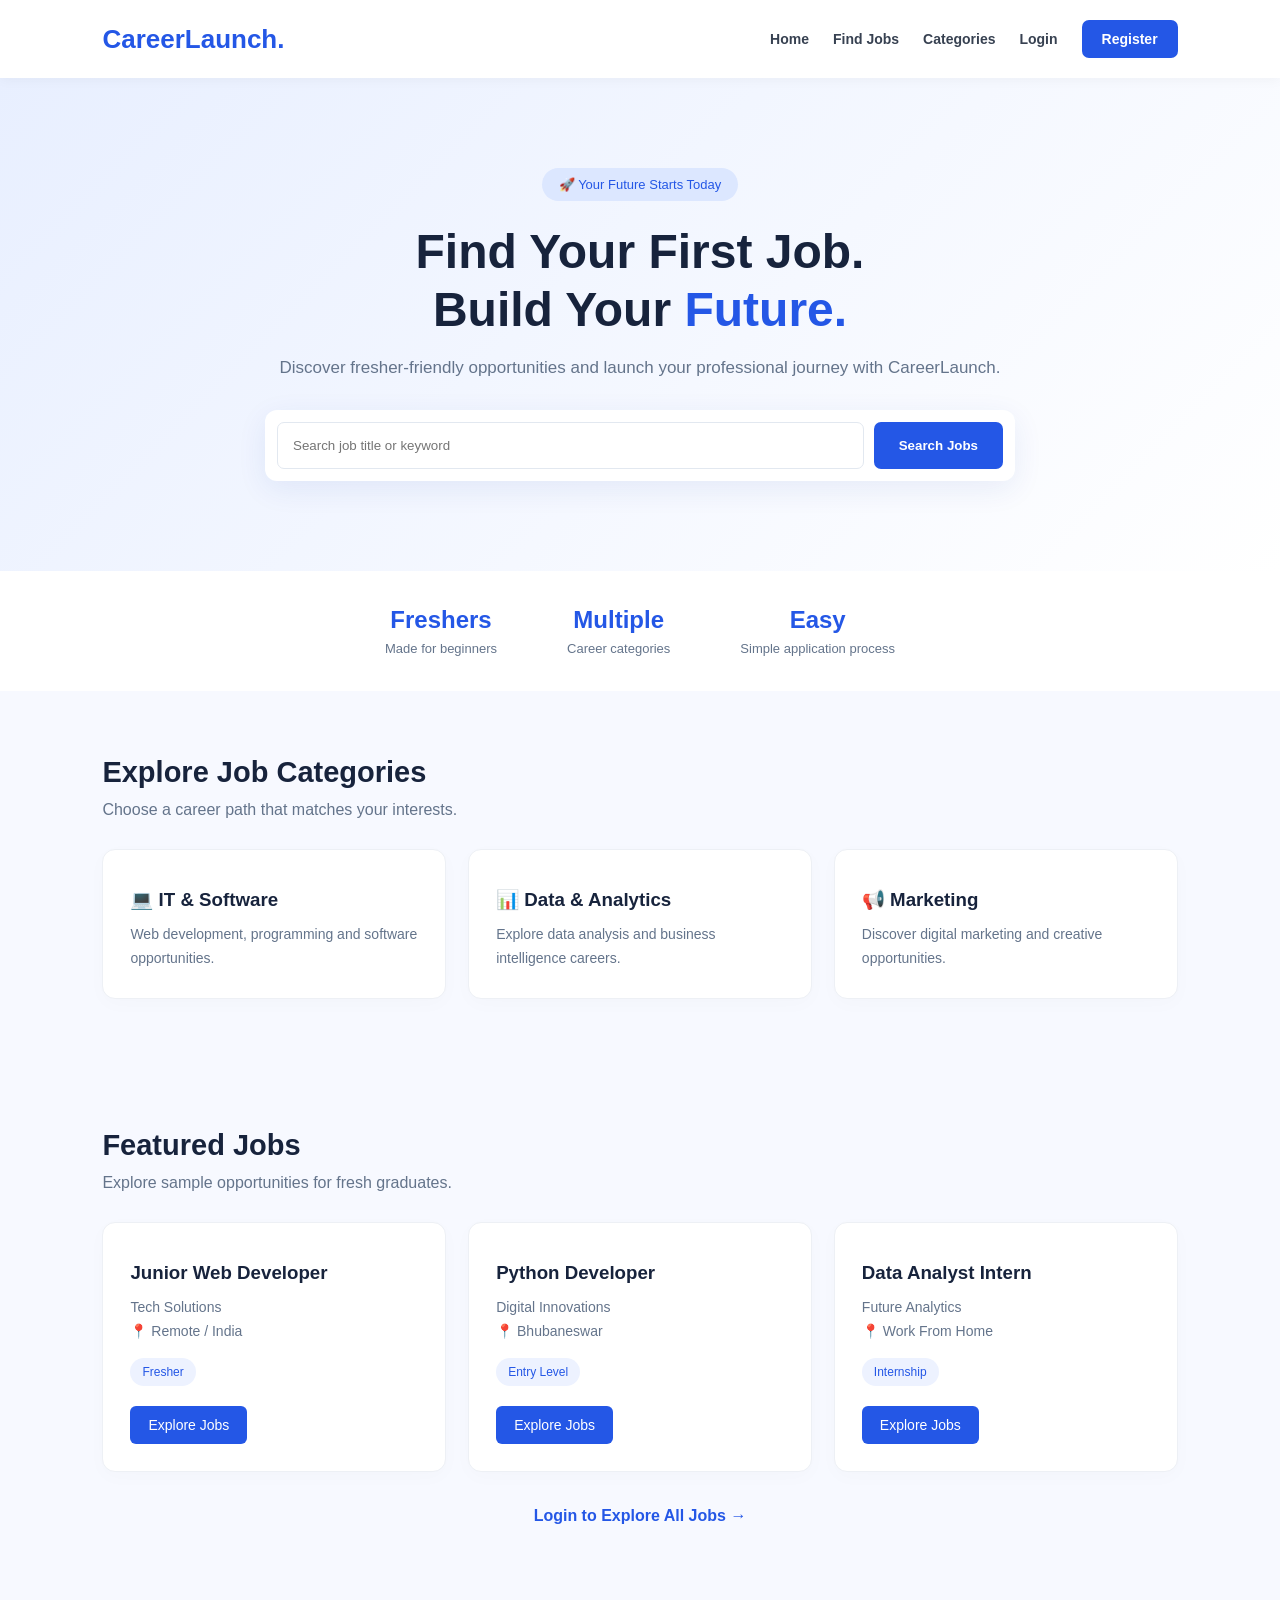
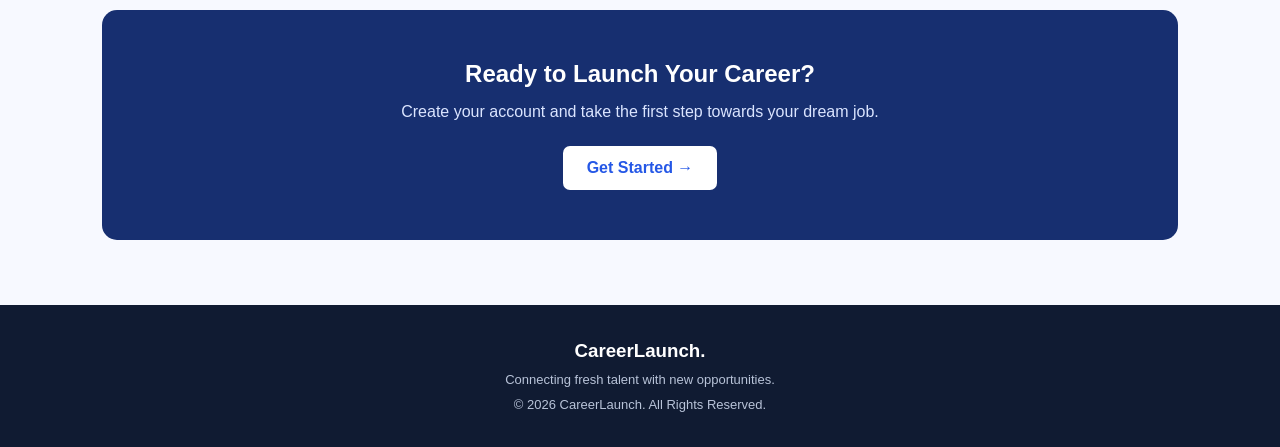
<file: templates/index.html>
<!DOCTYPE html>
<html lang="en">
<head>
    <meta charset="UTF-8">
    <meta name="viewport" content="width=device-width, initial-scale=1.0">
    <title>CareerLaunch | Find Your First Job</title>

    <style>
        * {
            margin: 0;
            padding: 0;
            box-sizing: border-box;
            font-family: Arial, sans-serif;
        }

        body {
            background: #f7f9ff;
            color: #17233c;
        }

        header {
            background: white;
            padding: 20px 8%;
            display: flex;
            justify-content: space-between;
            align-items: center;
            box-shadow: 0 2px 12px #0000000a;
            position: sticky;
            top: 0;
            z-index: 10;
        }

        .logo {
            font-size: 26px;
            font-weight: bold;
            color: #2457e6;
        }

        nav {
            display: flex;
            align-items: center;
            gap: 24px;
        }

        nav a {
            text-decoration: none;
            color: #374151;
            font-size: 14px;
            font-weight: bold;
        }

        .register {
            background: #2457e6;
            color: white;
            padding: 11px 20px;
            border-radius: 7px;
        }

        .hero {
            text-align: center;
            padding: 90px 20px;
            background: linear-gradient(135deg, #e8efff, #ffffff);
        }

        .hero-label {
            display: inline-block;
            background: #dce7ff;
            color: #2457e6;
            padding: 9px 17px;
            border-radius: 30px;
            font-size: 13px;
            margin-bottom: 22px;
        }

        .hero h1 {
            font-size: 48px;
            line-height: 1.2;
            margin-bottom: 20px;
        }

        .hero h1 span {
            color: #2457e6;
        }

        .hero p {
            color: #64748b;
            font-size: 17px;
            margin-bottom: 32px;
        }

        .search-box {
            background: white;
            max-width: 750px;
            margin: auto;
            padding: 12px;
            display: flex;
            gap: 10px;
            border-radius: 12px;
            box-shadow: 0 8px 30px #1e40af15;
        }

        .search-box input {
            flex: 1;
            min-width: 0;
            padding: 15px;
            border: 1px solid #e2e8f0;
            border-radius: 7px;
            outline: none;
        }

        .search-box button {
            background: #2457e6;
            color: white;
            border: none;
            padding: 14px 25px;
            border-radius: 7px;
            cursor: pointer;
            font-weight: bold;
        }

        .stats {
            display: flex;
            justify-content: center;
            gap: 70px;
            padding: 35px 15px;
            background: white;
            flex-wrap: wrap;
        }

        .stat h2 {
            color: #2457e6;
            text-align: center;
        }

        .stat p {
            color: #64748b;
            font-size: 13px;
            margin-top: 7px;
        }

        .section {
            padding: 65px 8%;
        }

        .section h2 {
            font-size: 29px;
            margin-bottom: 12px;
        }

        .subtitle {
            color: #64748b;
            margin-bottom: 30px;
        }

        .categories, .jobs {
            display: grid;
            grid-template-columns: repeat(3, 1fr);
            gap: 22px;
        }

        .category, .job-card {
            background: white;
            padding: 27px;
            border: 1px solid #edf0f5;
            border-radius: 13px;
            box-shadow: 0 5px 20px #00000005;
            transition: 0.2s;
        }

        .category:hover, .job-card:hover {
            transform: translateY(-5px);
            box-shadow: 0 10px 25px #00000012;
        }

        .category h3, .job-card h3 {
            margin: 12px 0;
        }

        .category p, .job-card p {
            color: #64748b;
            font-size: 14px;
            line-height: 1.7;
        }

        .tag {
            display: inline-block;
            margin-top: 15px;
            padding: 7px 12px;
            background: #edf2ff;
            color: #2457e6;
            border-radius: 20px;
            font-size: 12px;
        }

        .apply {
            display: inline-block;
            margin-top: 20px;
            background: #2457e6;
            color: white;
            padding: 11px 18px;
            border-radius: 6px;
            text-decoration: none;
            font-size: 14px;
        }

        .view-all {
            text-align: center;
            margin-top: 35px;
        }

        .view-all a {
            color: #2457e6;
            font-weight: bold;
            text-decoration: none;
        }

        .cta {
            margin: 20px 8% 65px;
            padding: 50px 20px;
            background: #172f70;
            color: white;
            text-align: center;
            border-radius: 15px;
        }

        .cta p {
            margin: 15px 0 25px;
            color: #dbe5ff;
        }

        .cta a {
            display: inline-block;
            background: white;
            color: #2457e6;
            padding: 13px 24px;
            border-radius: 7px;
            text-decoration: none;
            font-weight: bold;
        }

        footer {
            background: #101b32;
            color: white;
            padding: 35px 8%;
            text-align: center;
        }

        footer p {
            color: #b8c3d8;
            font-size: 13px;
            margin-top: 10px;
        }

        .no-result {
            display: none;
            color: #64748b;
            padding: 20px 0;
        }

        @media (max-width: 700px) {
            header {
                flex-direction: column;
                gap: 18px;
            }

            nav {
                flex-wrap: wrap;
                justify-content: center;
                gap: 15px;
            }

            .hero h1 {
                font-size: 34px;
            }

            .search-box {
                flex-direction: column;
            }

            .categories, .jobs {
                grid-template-columns: 1fr;
            }

            .stats {
                gap: 30px;
            }
        }
    </style>
</head>

<body>

<header>
    <div class="logo">CareerLaunch.</div>

    <nav>
        <a href="/">Home</a>
        <a href="#jobs">Find Jobs</a>
        <a href="#categories">Categories</a>
        <a href="/login">Login</a>
        <a href="/register" class="register">Register</a>
    </nav>
</header>

<section class="hero">

    <div class="hero-label">🚀 Your Future Starts Today</div>

    <h1>Find Your First Job.<br>
        Build Your <span>Future.</span>
    </h1>

    <p>Discover fresher-friendly opportunities and launch your professional journey with CareerLaunch.</p>

    <div class="search-box">
        <input type="text" id="jobSearch"
               placeholder="Search job title or keyword">

        <button type="button" onclick="searchJobs()">
            Search Jobs
        </button>
    </div>

</section>

<section class="stats">
    <div class="stat">
        <h2>Freshers</h2>
        <p>Made for beginners</p>
    </div>

    <div class="stat">
        <h2>Multiple</h2>
        <p>Career categories</p>
    </div>

    <div class="stat">
        <h2>Easy</h2>
        <p>Simple application process</p>
    </div>
</section>

<section class="section" id="categories">

    <h2>Explore Job Categories</h2>
    <p class="subtitle">Choose a career path that matches your interests.</p>

    <div class="categories">

        <div class="category">
            <h3>💻 IT & Software</h3>
            <p>Web development, programming and software opportunities.</p>
        </div>

        <div class="category">
            <h3>📊 Data & Analytics</h3>
            <p>Explore data analysis and business intelligence careers.</p>
        </div>

        <div class="category">
            <h3>📢 Marketing</h3>
            <p>Discover digital marketing and creative opportunities.</p>
        </div>

    </div>
</section>

<section class="section" id="jobs">

    <h2>Featured Jobs</h2>
    <p class="subtitle">Explore sample opportunities for fresh graduates.</p>

    <div class="jobs" id="jobList">

        <div class="job-card">
            <h3>Junior Web Developer</h3>
            <p>Tech Solutions</p>
            <p>📍 Remote / India</p>
            <span class="tag">Fresher</span>
            <br>
            <a href="/login" class="apply">Explore Jobs</a>
        </div>

        <div class="job-card">
            <h3>Python Developer</h3>
            <p>Digital Innovations</p>
            <p>📍 Bhubaneswar</p>
            <span class="tag">Entry Level</span>
            <br>
            <a href="/login" class="apply">Explore Jobs</a>
        </div>

        <div class="job-card">
            <h3>Data Analyst Intern</h3>
            <p>Future Analytics</p>
            <p>📍 Work From Home</p>
            <span class="tag">Internship</span>
            <br>
            <a href="/login" class="apply">Explore Jobs</a>
        </div>

    </div>

    <p class="no-result" id="noResult">
        No matching sample jobs found.
    </p>

    <div class="view-all">
        <a href="/login">Login to Explore All Jobs →</a>
    </div>

</section>

<section class="cta">

    <h2>Ready to Launch Your Career?</h2>

    <p>Create your account and take the first step towards your dream job.</p>

    <a href="/register">Get Started →</a>

</section>

<footer>

    <h3>CareerLaunch.</h3>

    <p>Connecting fresh talent with new opportunities.</p>

    <p>© 2026 CareerLaunch. All Rights Reserved.</p>

</footer>

<script>
function searchJobs() {

    const keyword = document.getElementById("jobSearch")
        .value.toLowerCase().trim();

    const cards = document.querySelectorAll(".job-card");
    let found = 0;

    cards.forEach(card => {

        const text = card.innerText.toLowerCase();

        if (text.includes(keyword)) {
            card.style.display = "block";
            found++;
        } else {
            card.style.display = "none";
        }

    });

    document.getElementById("noResult").style.display =
        found === 0 ? "block" : "none";

    document.getElementById("jobs").scrollIntoView({
        behavior: "smooth"
    });
}

document.getElementById("jobSearch").addEventListener("keyup", function(event) {
    if (event.key === "Enter") {
        searchJobs();
    }
});
</script>

</body>
</html>
</file>
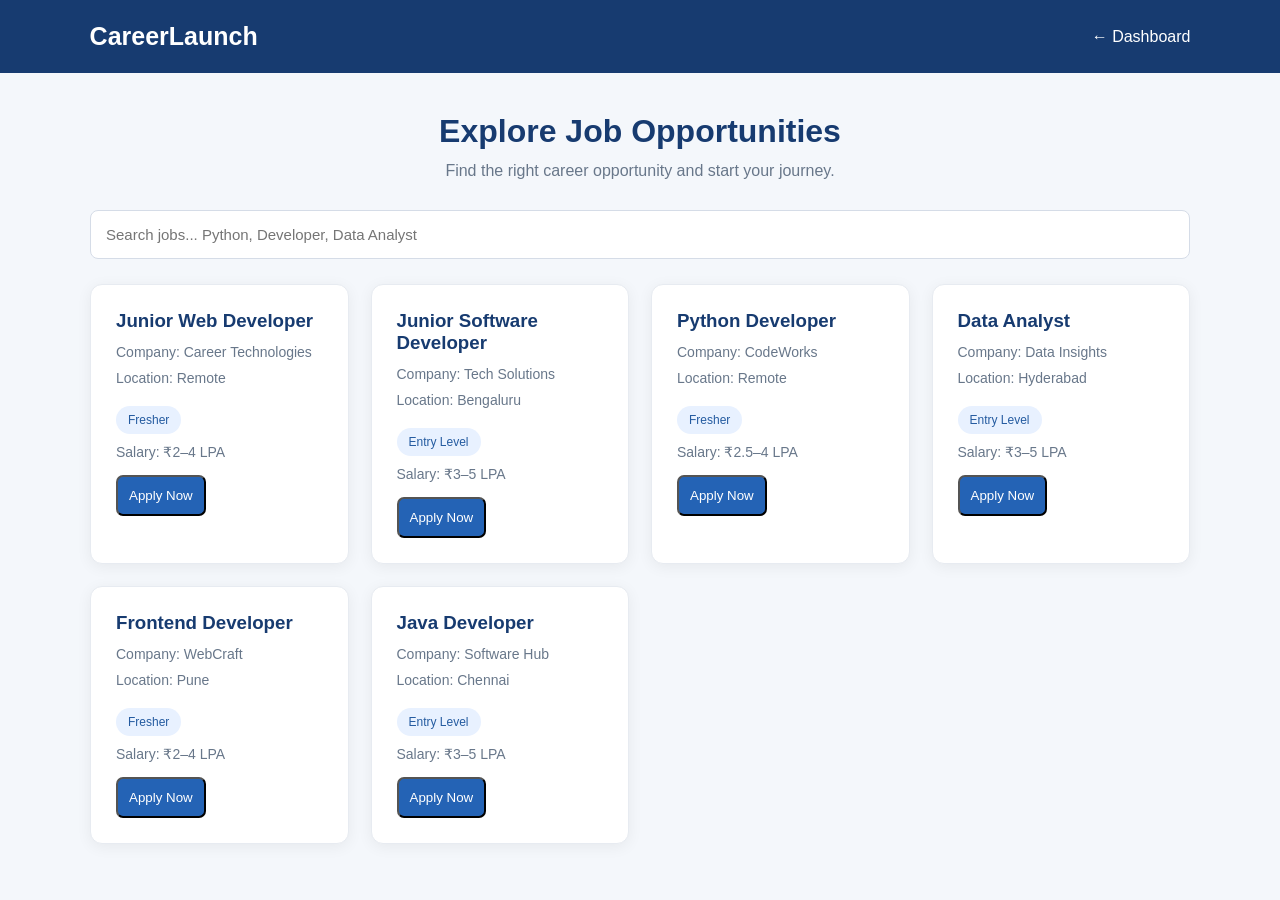
<file: jobs.html>
<!DOCTYPE html>
<html lang="en">
<head>
    <meta charset="UTF-8">
    <meta name="viewport" content="width=device-width, initial-scale=1.0">
    <title>Find Jobs | CareerLaunch</title>

    <style>
        * {
            margin: 0;
            padding: 0;
            box-sizing: border-box;
        }

        body {
            font-family: Arial, sans-serif;
            background: #f4f7fb;
            color: #263445;
        }

        header {
            background: #173b70;
            color: white;
            padding: 22px 7%;
            display: flex;
            justify-content: space-between;
            align-items: center;
        }

        header h2 {
            font-size: 25px;
        }

        header a {
            color: white;
            text-decoration: none;
        }

        .container {
            width: 86%;
            max-width: 1100px;
            margin: 40px auto;
        }

        .heading {
            text-align: center;
            margin-bottom: 30px;
        }

        .heading h1 {
            font-size: 32px;
            margin-bottom: 12px;
            color: #173b70;
        }

        .heading p {
            color: #68778a;
        }

        .search {
            width: 100%;
            padding: 15px;
            border: 1px solid #d5dce7;
            border-radius: 8px;
            margin-bottom: 25px;
            font-size: 15px;
        }

        .jobs {
            display: grid;
            grid-template-columns: repeat(auto-fit, minmax(250px, 1fr));
            gap: 22px;
        }

        .job-card {
            background: white;
            padding: 25px;
            border-radius: 12px;
            box-shadow: 0 3px 15px rgba(0,0,0,0.06);
            border: 1px solid #e7ebf1;
        }

        .job-card h3 {
            color: #173b70;
            margin-bottom: 12px;
        }

        .job-card p {
            color: #68778a;
            margin-bottom: 10px;
            font-size: 14px;
        }

        .tag {
            display: inline-block;
            background: #e8f1ff;
            color: #245ba0;
            padding: 7px 12px;
            border-radius: 20px;
            font-size: 12px;
            margin: 10px 0;
        }

        .apply {
            display: block;
            background: #2463b5;
            color: white;
            text-align: center;
            padding: 11px;
            text-decoration: none;
            border-radius: 7px;
            margin-top: 15px;
        }

        .apply:hover {
            background: #173b70;
        }

        #noResults {
            display: none;
            text-align: center;
            padding: 30px;
        }

        @media(max-width: 600px) {
            .container {
                width: 92%;
            }

            header {
                padding: 18px 5%;
            }
        }
    </style>
</head>

<body>

<header>
    <h2>CareerLaunch</h2>
    <a href="/dashboard">← Dashboard</a>
</header>

<div class="container">

    <div class="heading">
        <h1>Explore Job Opportunities</h1>
        <p>Find the right career opportunity and start your journey.</p>
    </div>

    <input
        type="text"
        id="search"
        class="search"
        placeholder="Search jobs... Python, Developer, Data Analyst"
        onkeyup="searchJobs()"
    >

    <div class="jobs" id="jobs">

        <div class="job-card">
            <h3>Junior Web Developer</h3>
            <p>Company: Career Technologies</p>
            <p>Location: Remote</p>
            <span class="tag">Fresher</span>
            <p>Salary: ₹2–4 LPA</p>
            <form action="/apply" method="POST">
    <input type="hidden" name="job_title" value="Junior Web Developer">
    <input type="hidden" name="company" value="Career Technologies">
    <button type="submit" class="apply">Apply Now</button>
</form>
        </div>

        <div class="job-card">
            <h3>Junior Software Developer</h3>
            <p>Company: Tech Solutions</p>
            <p>Location: Bengaluru</p>
            <span class="tag">Entry Level</span>
            <p>Salary: ₹3–5 LPA</p>
            <form action="/apply" method="POST">
    <input type="hidden" name="job_title" value="Junior Software Developer">
    <input type="hidden" name="company" value="Tech Solutions">
    <button type="submit" class="apply">Apply Now</button>
</form>
        </div>

        <div class="job-card">
            <h3>Python Developer</h3>
            <p>Company: CodeWorks</p>
            <p>Location: Remote</p>
            <span class="tag">Fresher</span>
            <p>Salary: ₹2.5–4 LPA</p>
            <form action="/apply" method="POST">
    <input type="hidden" name="job_title" value="Python Developer">
    <input type="hidden" name="company" value="CodeWorks">
    <button type="submit" class="apply">Apply Now</button>
</form>
        </div>

        <div class="job-card">
            <h3>Data Analyst</h3>
            <p>Company: Data Insights</p>
            <p>Location: Hyderabad</p>
            <span class="tag">Entry Level</span>
            <p>Salary: ₹3–5 LPA</p>
            <form action="/apply" method="POST">
    <input type="hidden" name="job_title" value="Data Analyst">
    <input type="hidden" name="company" value="Data Insights">
    <button type="submit" class="apply">Apply Now</button>
</form>
        </div>

        <div class="job-card">
            <h3>Frontend Developer</h3>
            <p>Company: WebCraft</p>
            <p>Location: Pune</p>
            <span class="tag">Fresher</span>
            <p>Salary: ₹2–4 LPA</p>
            <form action="/apply" method="POST">
    <input type="hidden" name="job_title" value="Frontend Developer">
    <input type="hidden" name="company" value="WebCraft">
    <button type="submit" class="apply">Apply Now</button>
</form>
        </div>

        <div class="job-card">
            <h3>Java Developer</h3>
            <p>Company: Software Hub</p>
            <p>Location: Chennai</p>
            <span class="tag">Entry Level</span>
            <p>Salary: ₹3–5 LPA</p>
            <form action="/apply" method="POST">
    <input type="hidden" name="job_title" value="Java Developer">
    <input type="hidden" name="company" value="Software Hub">
    <button type="submit" class="apply">Apply Now</button>
</form>
        </div>

    </div>

    <div id="noResults">
        No matching jobs found.
    </div>

</div>

<script>
function searchJobs() {
    let input = document.getElementById("search").value.toLowerCase();
    let cards = document.querySelectorAll(".job-card");
    let count = 0;

    cards.forEach(function(card) {
        if (card.innerText.toLowerCase().includes(input)) {
            card.style.display = "block";
            count++;
        } else {
            card.style.display = "none";
        }
    });

    document.getElementById("noResults").style.display =
        count === 0 ? "block" : "none";
}
</script>

</body>
</html>
</file>
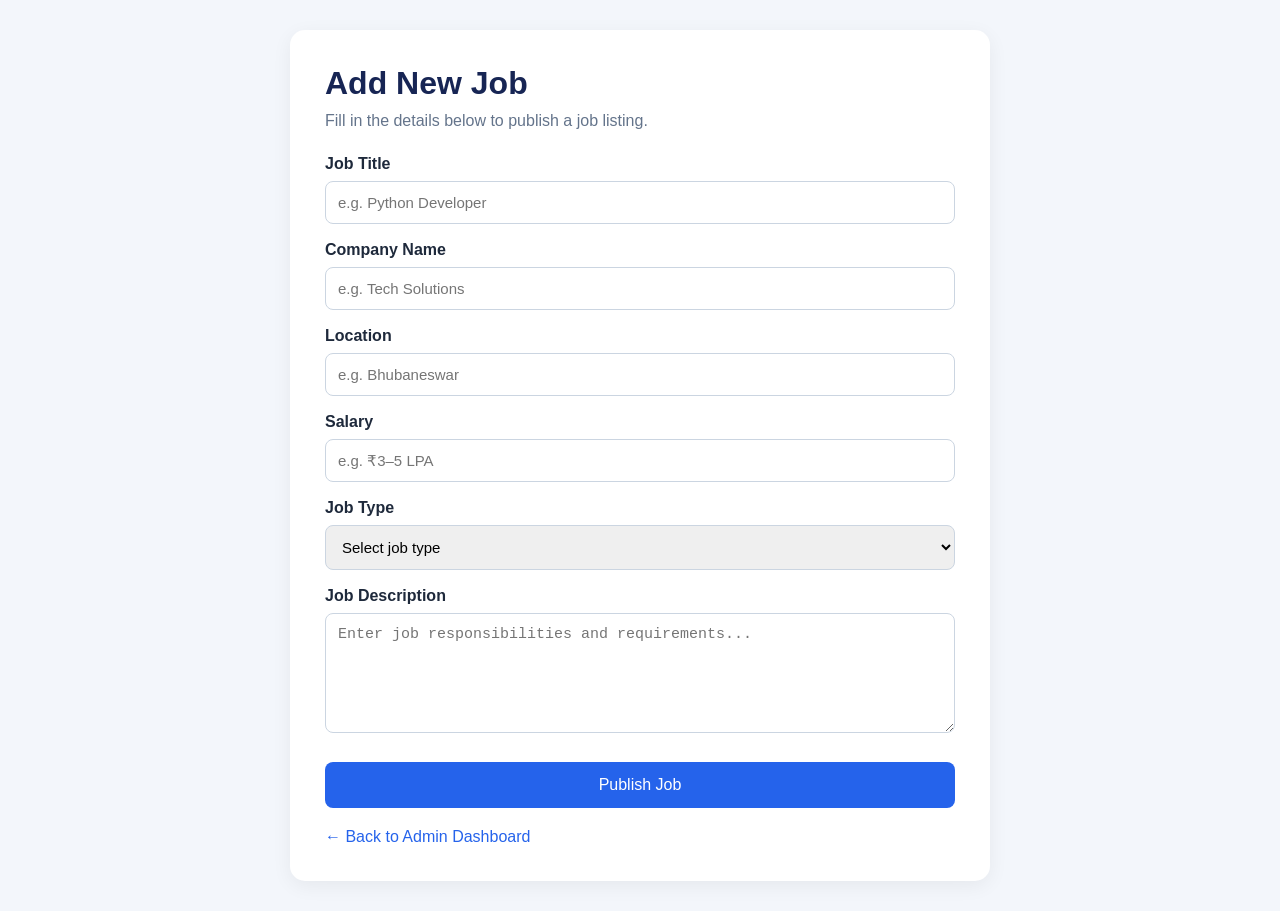
<file: templates/add_job.html>
<!DOCTYPE html>
<html lang="en">
<head>
    <meta charset="UTF-8">
    <meta name="viewport" content="width=device-width, initial-scale=1.0">
    <title>Add Job | CareerLaunch</title>

    <style>
        * {
            margin: 0;
            padding: 0;
            box-sizing: border-box;
        }

        body {
            font-family: Arial, sans-serif;
            background: #f3f6fb;
            padding: 30px 15px;
            color: #1e293b;
        }

        .container {
            max-width: 700px;
            margin: auto;
            background: white;
            padding: 35px;
            border-radius: 15px;
            box-shadow: 0 5px 20px rgba(0,0,0,0.06);
        }

        h1 {
            margin-bottom: 10px;
            color: #172554;
        }

        p {
            color: #64748b;
            margin-bottom: 25px;
        }

        label {
            display: block;
            margin: 17px 0 8px;
            font-weight: bold;
        }

        input, select, textarea {
            width: 100%;
            padding: 12px;
            border: 1px solid #cbd5e1;
            border-radius: 8px;
            font-size: 15px;
        }

        textarea {
            min-height: 120px;
            resize: vertical;
        }

        button {
            width: 100%;
            margin-top: 25px;
            padding: 14px;
            background: #2563eb;
            color: white;
            border: none;
            border-radius: 8px;
            font-size: 16px;
            cursor: pointer;
        }

        button:hover {
            background: #1d4ed8;
        }

        .back {
            display: inline-block;
            margin-top: 20px;
            color: #2563eb;
            text-decoration: none;
        }

    </style>
</head>

<body>

<div class="container">

    <h1>Add New Job</h1>
    <p>Fill in the details below to publish a job listing.</p>

    <form method="POST">

        <label>Job Title</label>
        <input type="text" name="job_title" placeholder="e.g. Python Developer" required>

        <label>Company Name</label>
        <input type="text" name="company" placeholder="e.g. Tech Solutions" required>

        <label>Location</label>
        <input type="text" name="location" placeholder="e.g. Bhubaneswar" required>

        <label>Salary</label>
        <input type="text" name="salary" placeholder="e.g. ₹3–5 LPA">

        <label>Job Type</label>
        <select name="job_type" required>
            <option value="">Select job type</option>
            <option>Full Time</option>
            <option>Part Time</option>
            <option>Internship</option>
            <option>Remote</option>
        </select>

        <label>Job Description</label>
        <textarea name="description" placeholder="Enter job responsibilities and requirements..." required></textarea>

        <button type="submit">Publish Job</button>

    </form>

    <a href="/admin" class="back">← Back to Admin Dashboard</a>

</div>

</body>
</html>
</file>
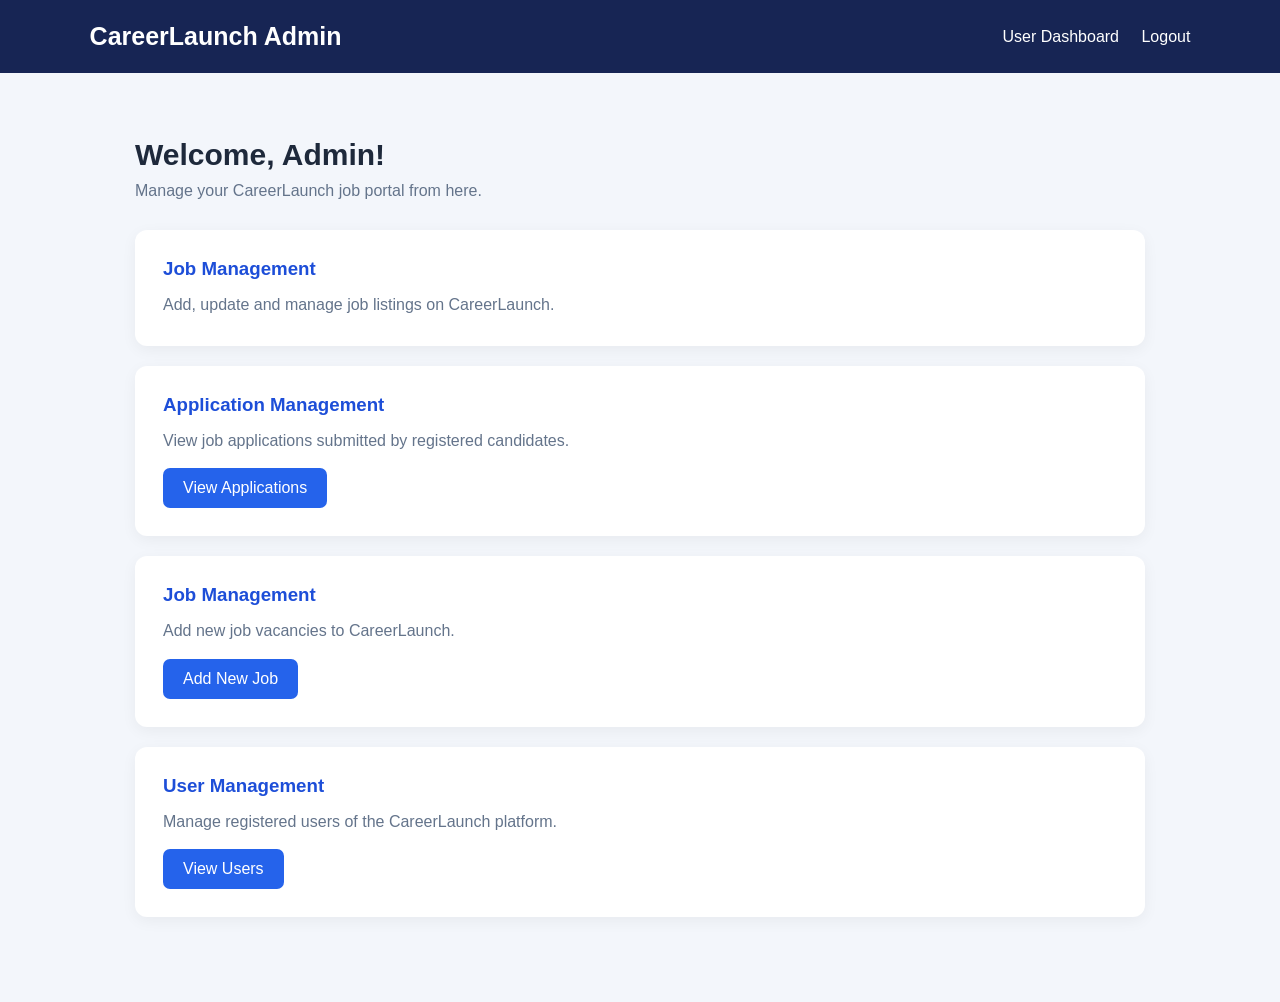
<file: templates/admin.html>
<!DOCTYPE html>
<html lang="en">
<head>
    <meta charset="UTF-8">
    <meta name="viewport" content="width=device-width, initial-scale=1.0">
    <title>Admin Dashboard | CareerLaunch</title>

    <style>
        * {
            margin: 0;
            padding: 0;
            box-sizing: border-box;
        }

        body {
            font-family: Arial, sans-serif;
            background: #f3f6fb;
            color: #1e293b;
        }

        header {
            background: #172554;
            color: white;
            padding: 22px 7%;
            display: flex;
            justify-content: space-between;
            align-items: center;
            flex-wrap: wrap;
            gap: 15px;
        }

        header h2 {
            font-size: 25px;
        }

        header a {
            color: white;
            text-decoration: none;
            margin-left: 18px;
        }

        .container {
            max-width: 1050px;
            margin: 45px auto;
            padding: 20px;
        }

        .welcome {
            margin-bottom: 30px;
        }

        .welcome h1 {
            font-size: 30px;
            margin-bottom: 10px;
        }

        .welcome p {
            color: #64748b;
        }

        .card {
            background: white;
            padding: 28px;
            border-radius: 12px;
            margin-bottom: 20px;
            box-shadow: 0 4px 15px rgba(0,0,0,0.05);
        }

        .card h3 {
            color: #1d4ed8;
            margin-bottom: 12px;
        }

        .card p {
            color: #64748b;
            line-height: 1.6;
        }

        .button {
            display: inline-block;
            margin-top: 15px;
            padding: 11px 20px;
            background: #2563eb;
            color: white;
            text-decoration: none;
            border-radius: 7px;
        }

        .button:hover {
            background: #1d4ed8;
        }
    </style>
</head>

<body>

<header>
    <h2>CareerLaunch Admin</h2>

    <nav>
        <a href="/dashboard">User Dashboard</a>
        <a href="/logout">Logout</a>
    </nav>
</header>

<div class="container">

    <div class="welcome">
        <h1>Welcome, Admin!</h1>
        <p>Manage your CareerLaunch job portal from here.</p>
    </div>

    <div class="card">
        <h3>Job Management</h3>
        <p>Add, update and manage job listings on CareerLaunch.</p>
    </div>
<div class="card">
    <h3>Application Management</h3>
    <p>View job applications submitted by registered candidates.</p>
    <a href="/admin/applications" class="button">
        View Applications
    </a>
</div>
  <div class="card">
    <h3>Job Management</h3>
    <p>Add new job vacancies to CareerLaunch.</p>

    <a href="/admin/add-job" class="button">
        Add New Job
    </a>
</div>  
    <div class="card">
    <h3>User Management</h3>
    <p>Manage registered users of the CareerLaunch platform.</p>

    <a href="/admin/users" class="button">
        View Users
    </a>
</div>

</div>

</body>
</html>
</file>
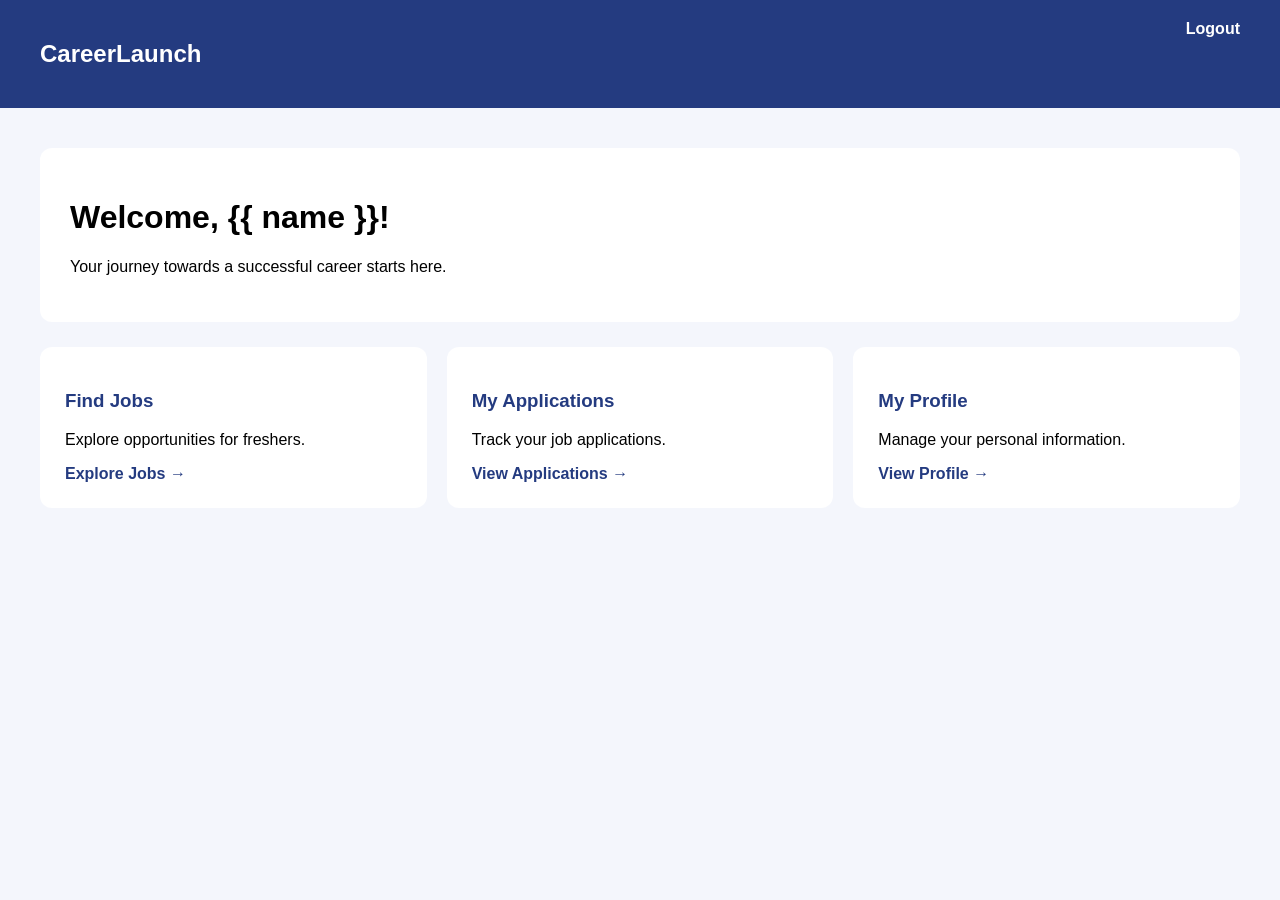
<file: templates/dashboard.html>
<!DOCTYPE html>
<html>
<head>
    <title>Dashboard - CareerLaunch</title>
    <style>
        body {
            margin: 0;
            font-family: Arial, sans-serif;
            background: #f4f6fc;
        }

        header {
            background: #243b80;
            color: white;
            padding: 20px 40px;
            display: flex;
            justify-content: space-between;
        }

        .container {
            padding: 40px;
        }

        .welcome {
            background: white;
            padding: 30px;
            border-radius: 12px;
            margin-bottom: 25px;
        }

        .cards {
            display: flex;
            gap: 20px;
            flex-wrap: wrap;
        }

        .card {
            background: white;
            padding: 25px;
            border-radius: 12px;
            flex: 1;
            min-width: 180px;
        }

        .card h3 {
            color: #243b80;
        }

        a {
            text-decoration: none;
            color: #243b80;
            font-weight: bold;
        }
    </style>
</head>
<body>

<header>
    <h2>CareerLaunch</h2>
    <a href="/logout" style="color:white;">Logout</a>
</header>

<div class="container">

    <div class="welcome">
        <h1>Welcome, {{ name }}!</h1>
        <p>Your journey towards a successful career starts here.</p>
    </div>

    <div class="cards">

        <div class="card">
            <h3>Find Jobs</h3>
            <p>Explore opportunities for freshers.</p>
            <a href="/jobs">Explore Jobs →</a>
        </div>

        <div class="card">
            <h3>My Applications</h3>
            <p>Track your job applications.</p>
            <a href="/my-applications">View Applications →</a>
        </div>

        <div class="card">
            <h3>My Profile</h3>
            <p>Manage your personal information.</p>
            <a href="/profile">View Profile →</a>
        </div>

    </div>

</div>

</body>
</html>
</file>
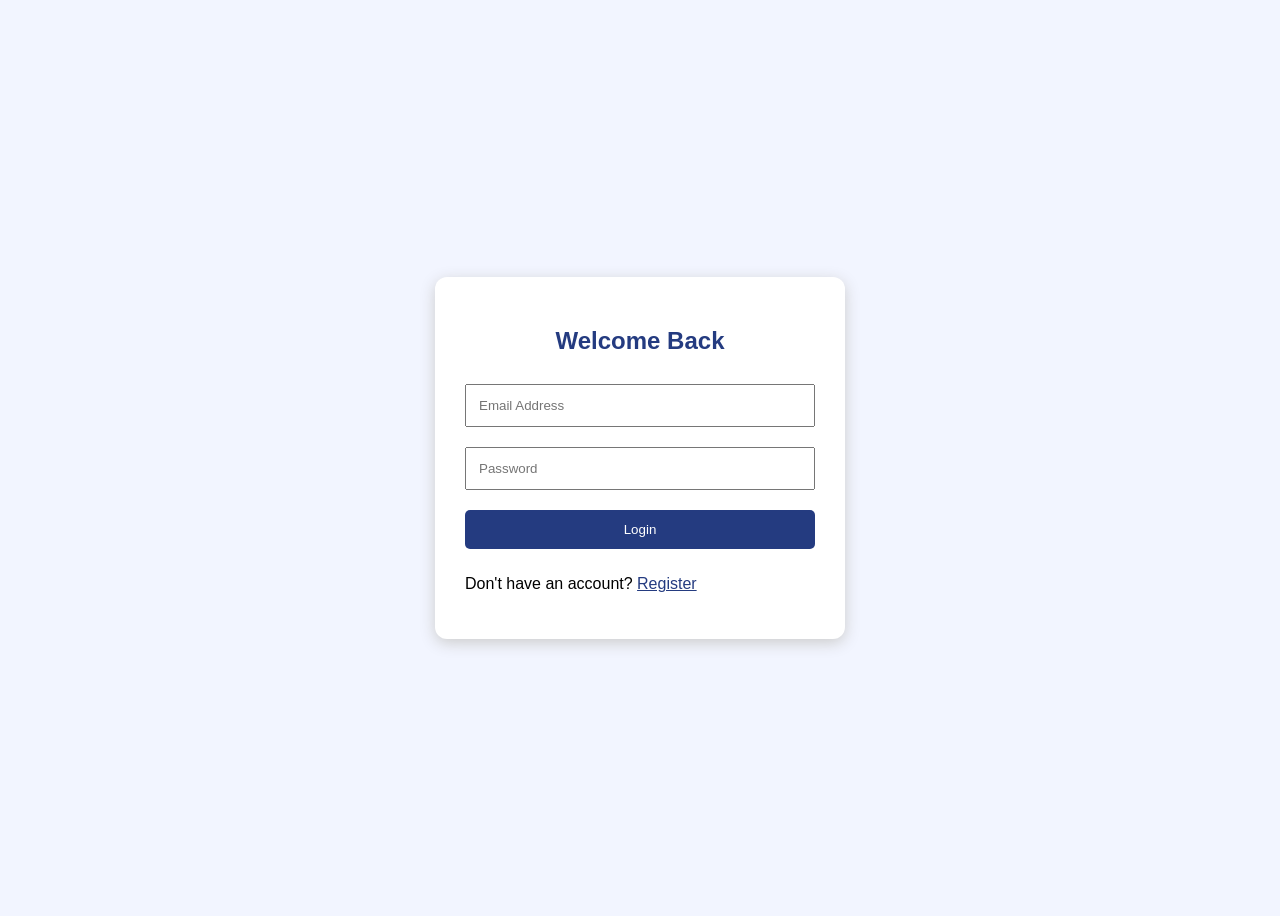
<file: templates/login.html>
<!DOCTYPE html>
<html>
<head>
    <title>Login - CareerLaunch</title>
    <style>
        body {
            font-family: Arial, sans-serif;
            background: #f2f5ff;
            display: flex;
            justify-content: center;
            align-items: center;
            min-height: 100vh;
        }

        .container {
            background: white;
            padding: 30px;
            width: 350px;
            border-radius: 12px;
            box-shadow: 0 4px 15px #ccc;
        }

        h2 {
            text-align: center;
            color: #243b80;
        }

        input, button {
            width: 100%;
            padding: 12px;
            margin: 10px 0;
            box-sizing: border-box;
        }

        button {
            background: #243b80;
            color: white;
            border: none;
            border-radius: 5px;
            cursor: pointer;
        }

        a {
            color: #243b80;
        }
    </style>
</head>
<body>

<div class="container">
    <h2>Welcome Back</h2>

    <form method="POST" action="/login">

        <input type="email" name="email"
               placeholder="Email Address" required>

        <input type="password" name="password"
               placeholder="Password" required>

        <button type="submit">Login</button>

    </form>

    <p>Don't have an account?
        <a href="/register">Register</a>
    </p>
</div>

</body>
</html>
</file>
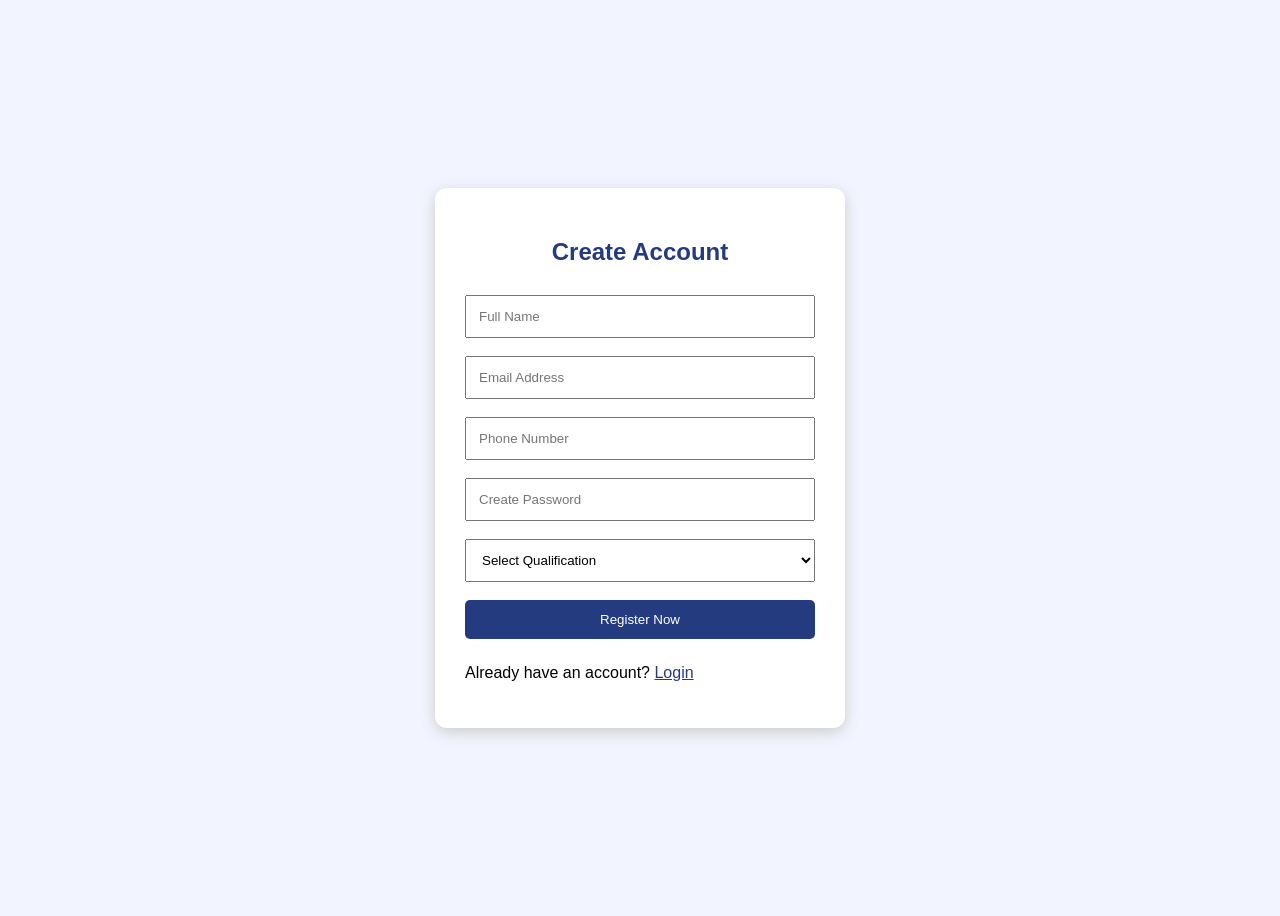
<file: templates/register.html>
<!DOCTYPE html>
<html>
<head>
    <title>Register - CareerLaunch</title>
    <style>
        body {
            font-family: Arial, sans-serif;
            background: #f2f5ff;
            display: flex;
            justify-content: center;
            align-items: center;
            min-height: 100vh;
        }

        .container {
            background: white;
            padding: 30px;
            width: 350px;
            border-radius: 12px;
            box-shadow: 0 4px 15px #ccc;
        }

        h2 {
            text-align: center;
            color: #243b80;
        }

        input, select, button {
            width: 100%;
            padding: 12px;
            margin: 9px 0;
            box-sizing: border-box;
        }

        button {
            background: #243b80;
            color: white;
            border: none;
            border-radius: 5px;
            cursor: pointer;
        }

        a {
            color: #243b80;
        }
    </style>
</head>
<body>

<div class="container">
    <h2>Create Account</h2>

    <form method="POST" action="/register">

        <input type="text" name="full_name"
               placeholder="Full Name" required>

        <input type="email" name="email"
               placeholder="Email Address" required>

        <input type="tel" name="phone"
               placeholder="Phone Number" required>

        <input type="password" name="password"
               placeholder="Create Password" required>

        <select name="qualification" required>
            <option value="">Select Qualification</option>
            <option value="12th">12th Pass</option>
            <option value="Graduate">Graduate</option>
            <option value="Post Graduate">Post Graduate</option>
            <option value="Other">Other</option>
        </select>

        <button type="submit">Register Now</button>

    </form>

    <p>Already have an account?
        <a href="/login">Login</a>
    </p>
</div>

</body>
</html>
</file>
